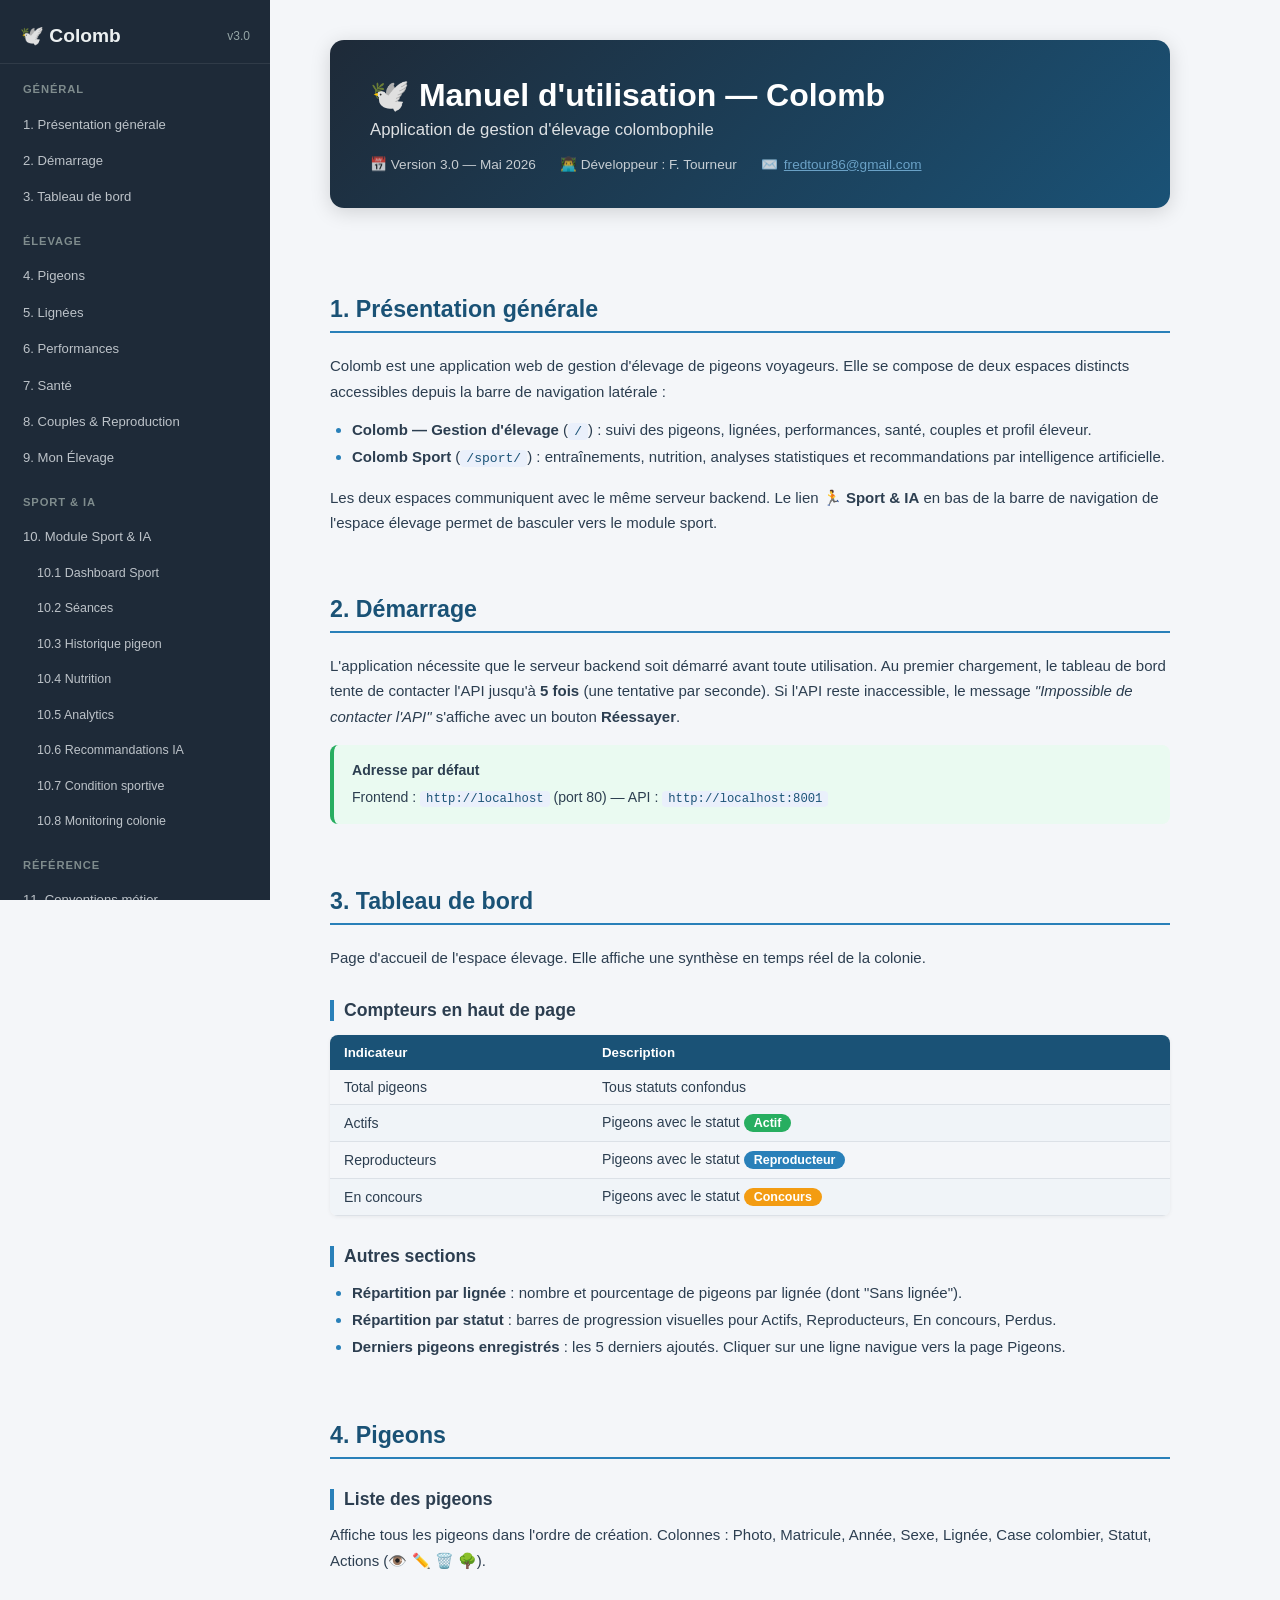
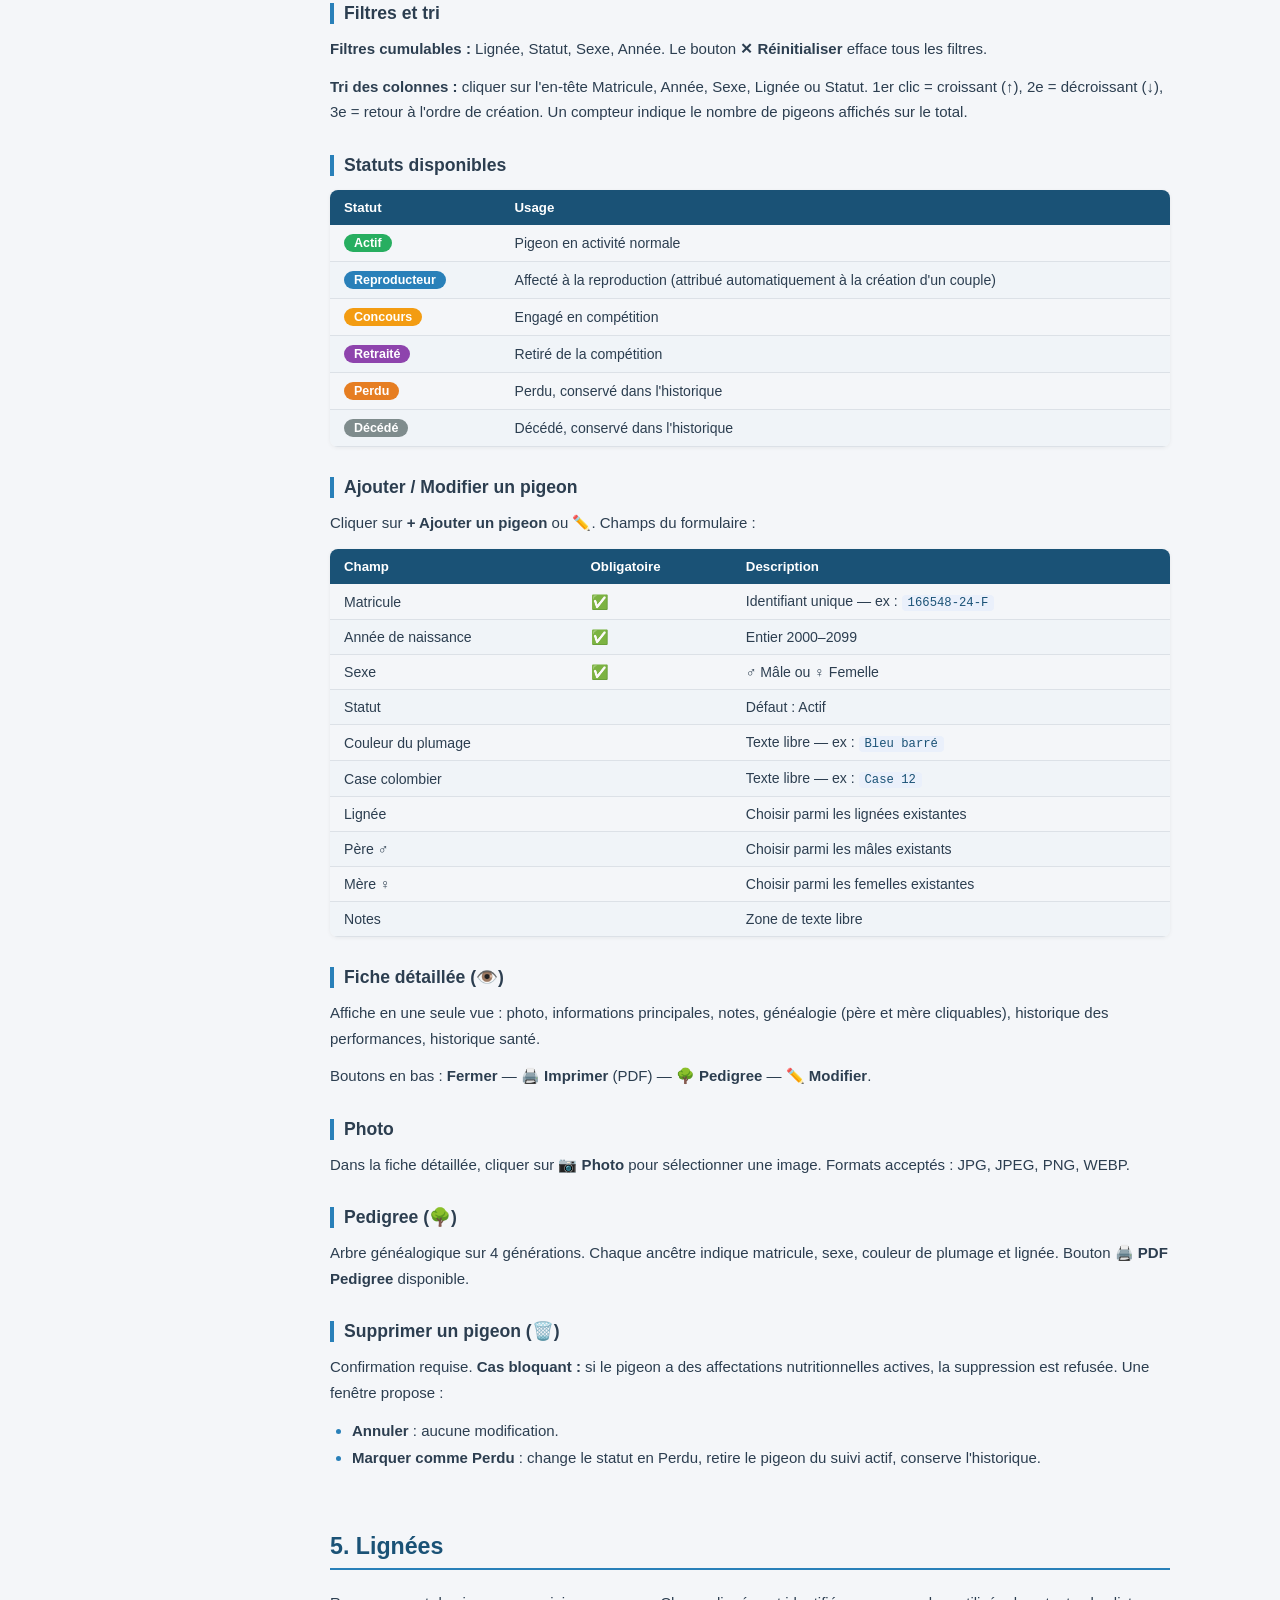
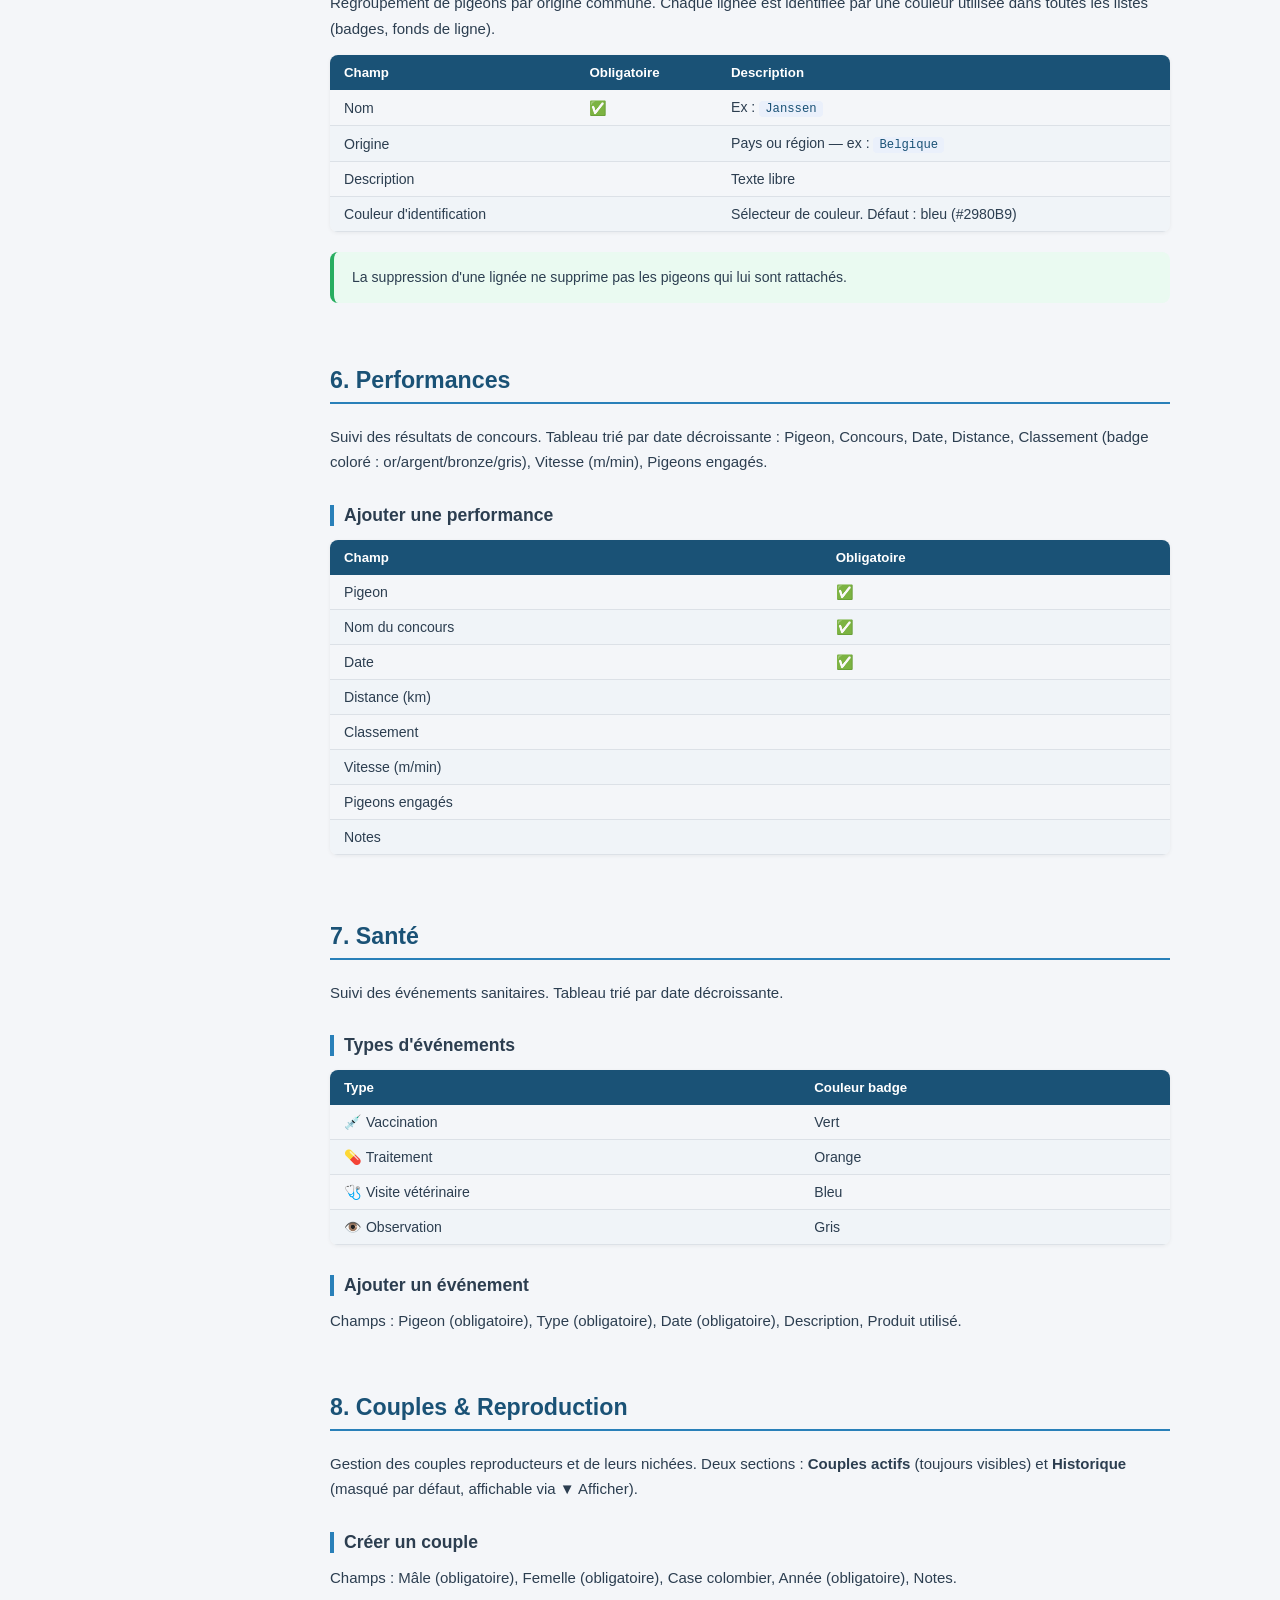
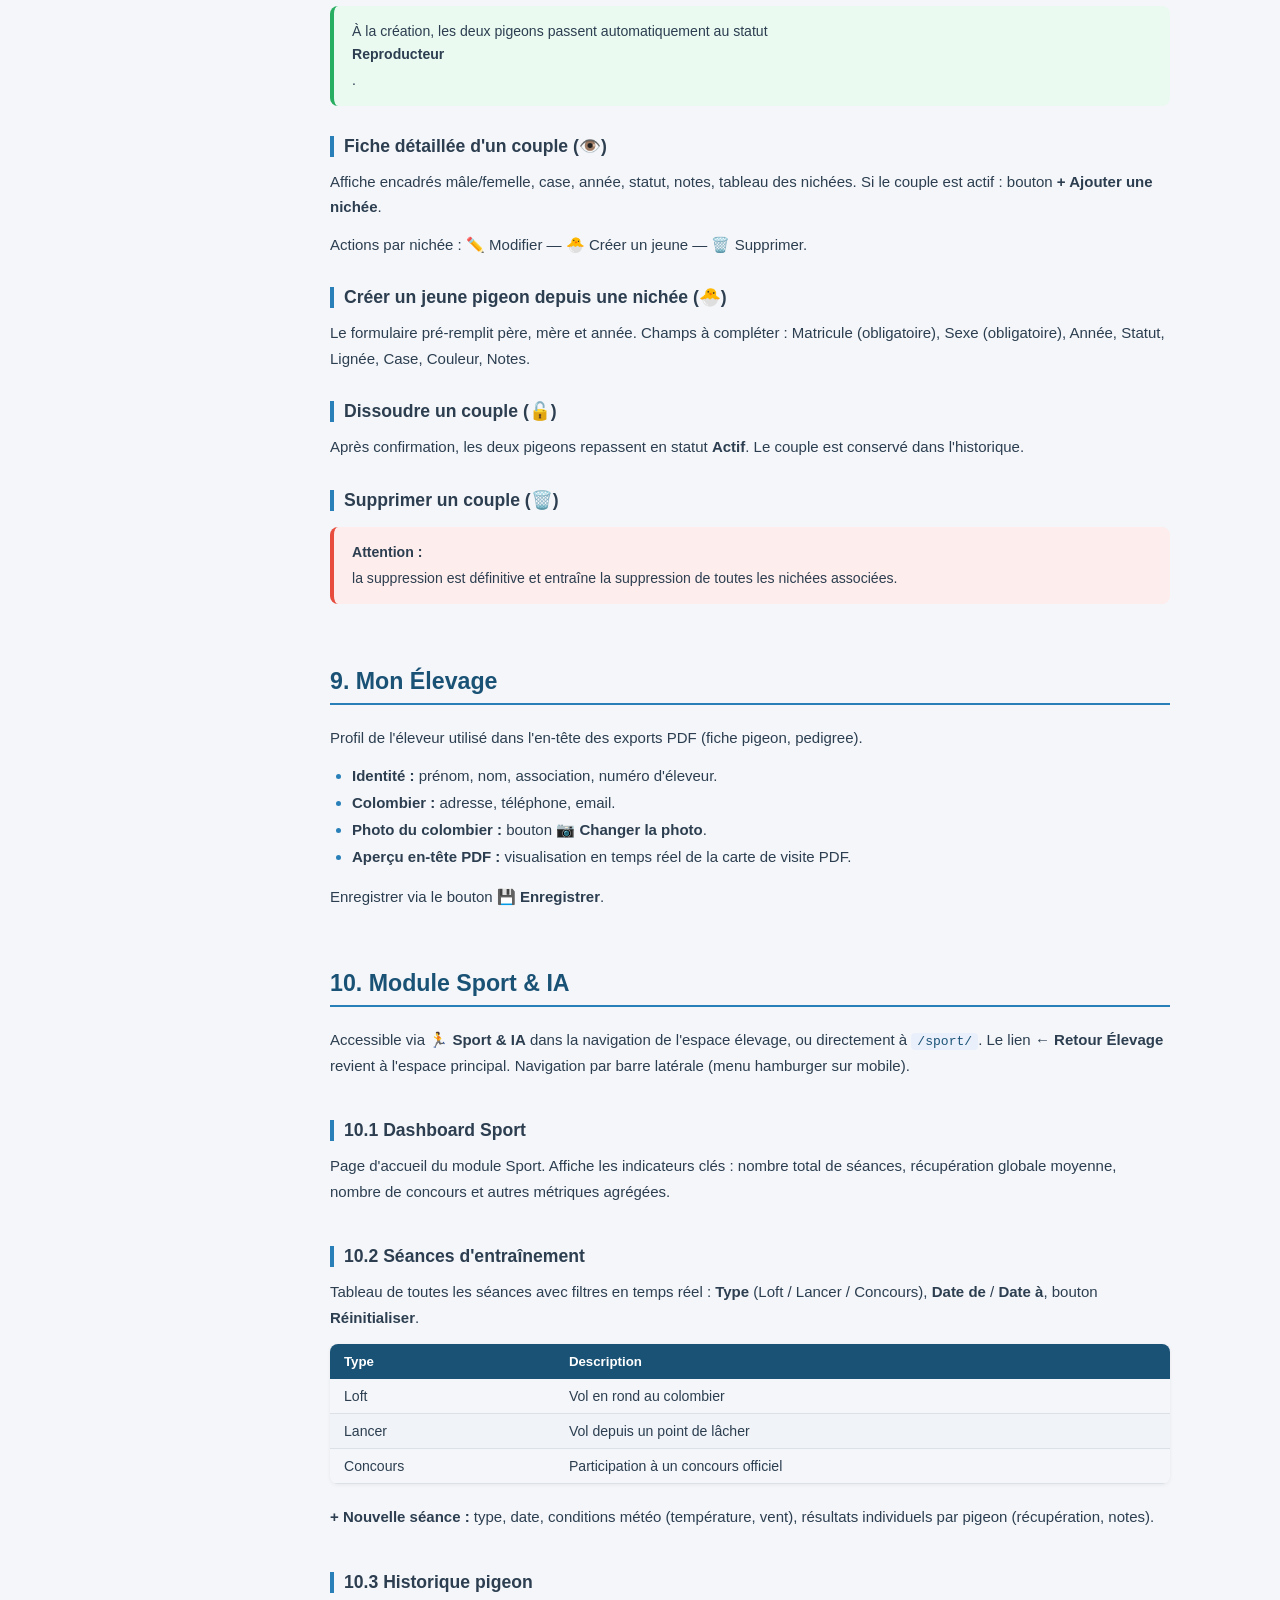
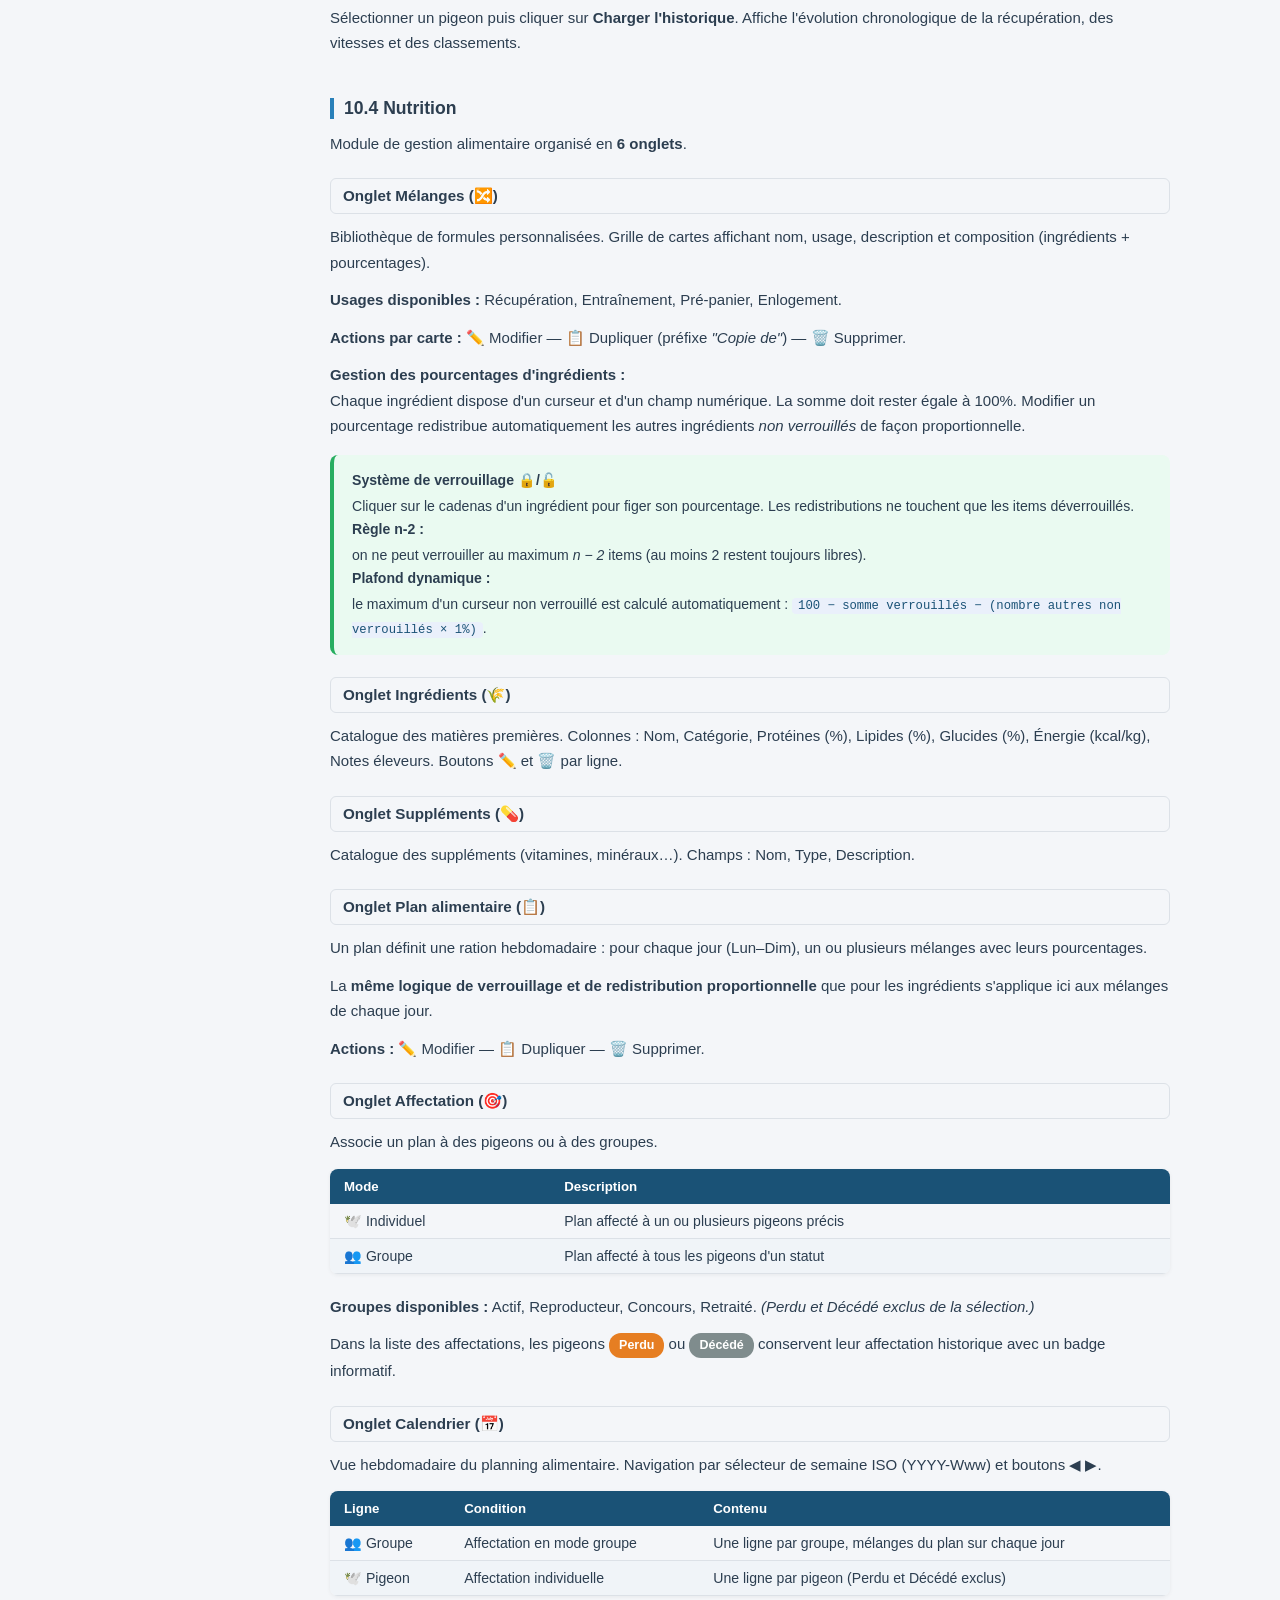
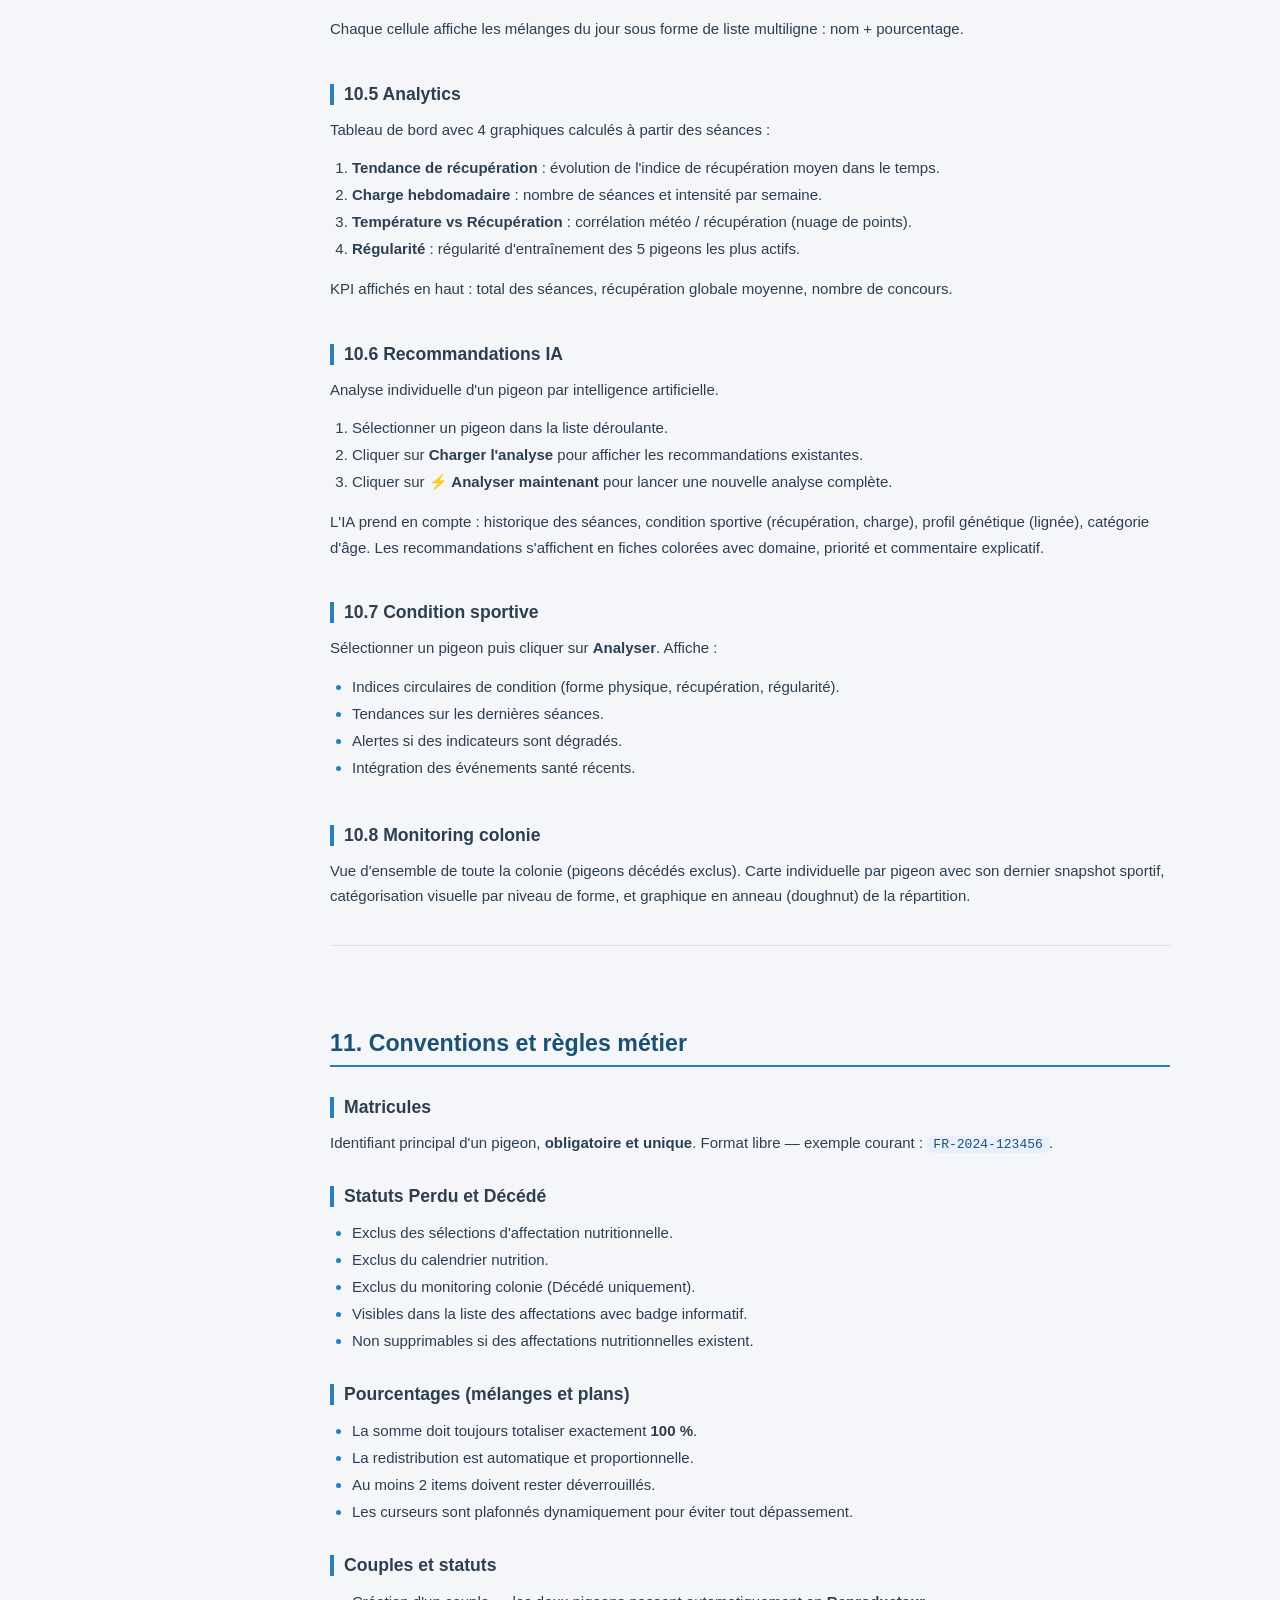
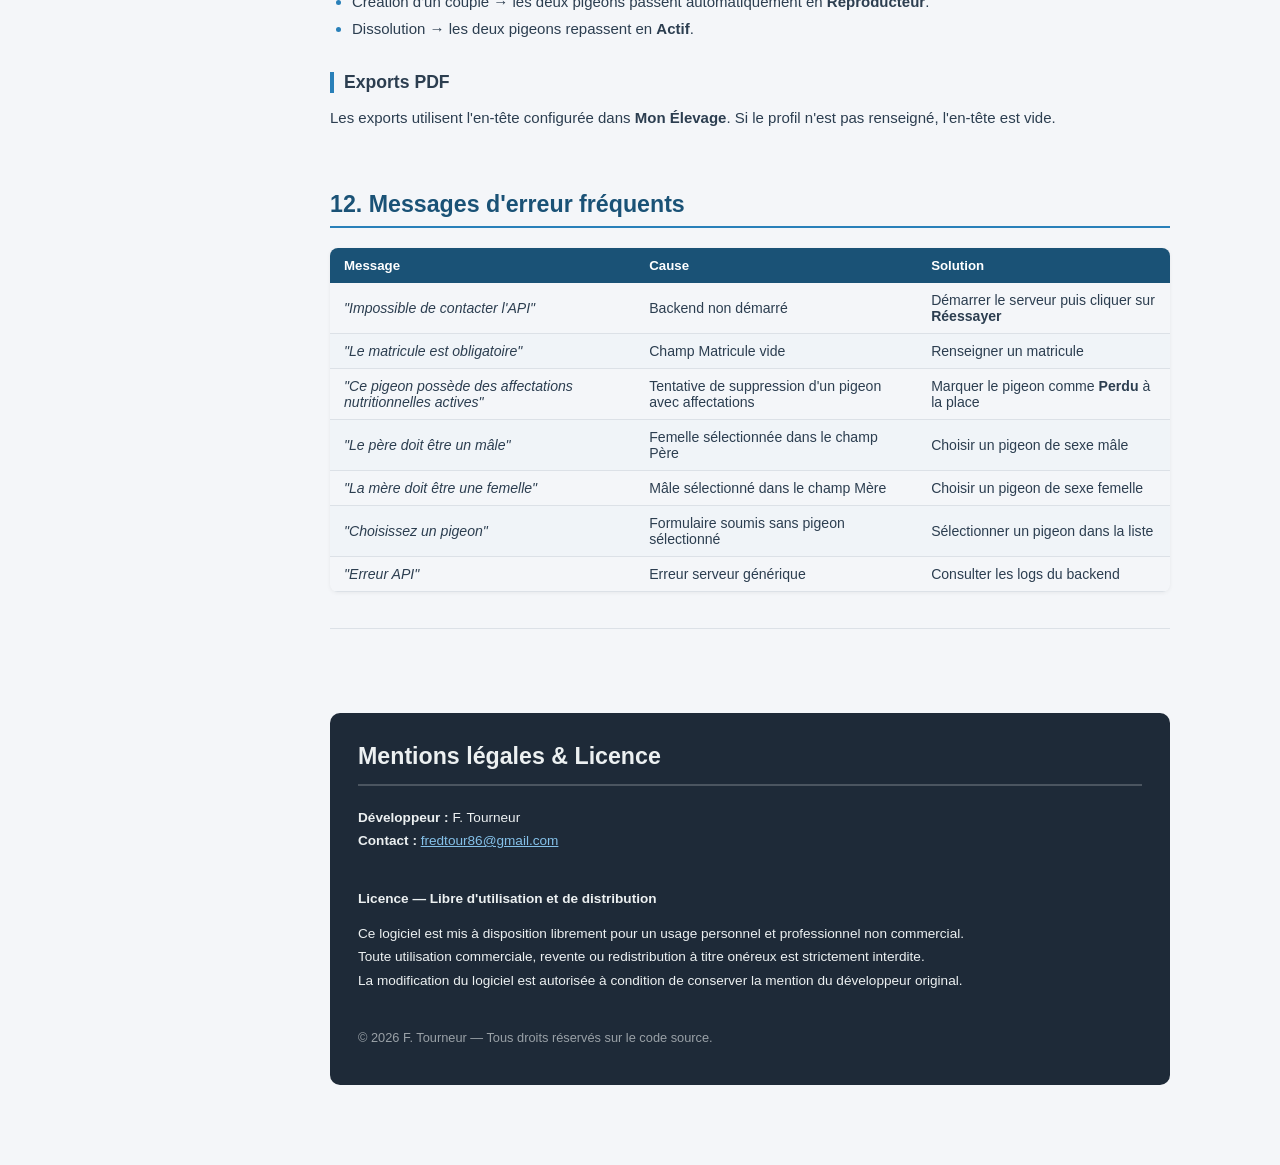
<file: MANUEL_UTILISATION.html>
<!DOCTYPE html>
<html lang="fr">
<head>
  <meta charset="UTF-8">
  <meta name="viewport" content="width=device-width, initial-scale=1.0">
  <title>Manuel d'utilisation — Colomb</title>
  <style>
    :root {
      --accent: #2980B9;
      --accent-dark: #1a5276;
      --bg: #f4f6f9;
      --bg-sidebar: #1e2a38;
      --text: #2c3e50;
      --text-light: #7f8c8d;
      --border: #dce1e7;
      --success: #27ae60;
      --warning: #e67e22;
      --danger: #e74c3c;
      --sidebar-width: 270px;
    }

    * { box-sizing: border-box; margin: 0; padding: 0; }

    body {
      font-family: 'Segoe UI', Arial, sans-serif;
      font-size: 15px;
      color: var(--text);
      background: var(--bg);
      display: flex;
    }

    /* ── SIDEBAR ── */
    #sidebar {
      width: var(--sidebar-width);
      background: var(--bg-sidebar);
      color: #ecf0f1;
      height: 100vh;
      position: fixed;
      top: 0; left: 0;
      overflow-y: auto;
      padding-bottom: 32px;
    }

    #sidebar-logo {
      padding: 24px 20px 16px;
      font-size: 1.2rem;
      font-weight: 700;
      border-bottom: 1px solid rgba(255,255,255,0.08);
      display: flex;
      align-items: center;
      gap: 10px;
    }

    #sidebar-logo .version {
      font-size: 0.75rem;
      font-weight: 400;
      color: #95a5a6;
      margin-left: auto;
    }

    #sidebar nav a {
      display: block;
      padding: 9px 20px;
      color: #bdc3c9;
      text-decoration: none;
      font-size: 0.82rem;
      line-height: 1.4;
      border-left: 3px solid transparent;
      transition: background 0.15s, color 0.15s, border-color 0.15s;
    }

    #sidebar nav a:hover {
      background: rgba(255,255,255,0.07);
      color: #fff;
      border-left-color: var(--accent);
    }

    #sidebar nav a.section-title {
      font-size: 0.7rem;
      font-weight: 700;
      text-transform: uppercase;
      letter-spacing: 0.08em;
      color: #7f8c8d;
      padding-top: 18px;
      pointer-events: none;
      cursor: default;
    }

    #sidebar nav a.sub {
      padding-left: 34px;
      font-size: 0.78rem;
    }

    /* ── CONTENU ── */
    #main {
      margin-left: var(--sidebar-width);
      padding: 40px 60px 80px 60px;
      max-width: 960px;
      width: 100%;
    }

    /* ── HEADER ── */
    .doc-header {
      background: linear-gradient(135deg, var(--bg-sidebar) 0%, var(--accent-dark) 100%);
      color: #fff;
      border-radius: 14px;
      padding: 36px 40px;
      margin-bottom: 40px;
      box-shadow: 0 4px 20px rgba(0,0,0,0.15);
    }

    .doc-header h1 {
      font-size: 2rem;
      font-weight: 700;
      margin-bottom: 6px;
    }

    .doc-header .subtitle {
      font-size: 1.05rem;
      opacity: 0.85;
      margin-bottom: 16px;
    }

    .doc-header .meta {
      display: flex;
      gap: 24px;
      flex-wrap: wrap;
      font-size: 0.85rem;
      opacity: 0.75;
    }

    .doc-header .meta span { display: flex; align-items: center; gap: 6px; }

    /* ── TITRES ── */
    h2 {
      font-size: 1.45rem;
      color: var(--accent-dark);
      border-bottom: 2px solid var(--accent);
      padding-bottom: 8px;
      margin: 48px 0 20px;
    }

    h3 {
      font-size: 1.1rem;
      color: var(--text);
      margin: 30px 0 12px;
      padding-left: 10px;
      border-left: 4px solid var(--accent);
    }

    h4 {
      font-size: 0.95rem;
      font-weight: 700;
      color: var(--text);
      margin: 22px 0 10px;
      background: var(--bg);
      padding: 8px 12px;
      border-radius: 6px;
      border: 1px solid var(--border);
    }

    /* ── PARAGRAPHES & LISTES ── */
    p { line-height: 1.7; margin-bottom: 12px; }

    ul, ol {
      margin: 10px 0 14px 22px;
      line-height: 1.8;
    }

    ul li::marker { color: var(--accent); }

    /* ── TABLEAUX ── */
    table {
      width: 100%;
      border-collapse: collapse;
      margin: 14px 0 20px;
      font-size: 0.88rem;
      box-shadow: 0 1px 4px rgba(0,0,0,0.06);
      border-radius: 8px;
      overflow: hidden;
    }

    thead tr { background: var(--accent-dark); color: #fff; }
    thead th { padding: 10px 14px; text-align: left; font-weight: 600; font-size: 0.83rem; }
    tbody tr:nth-child(even) { background: #f0f4f8; }
    tbody tr:hover { background: #e8f0fb; }
    tbody td { padding: 9px 14px; border-bottom: 1px solid var(--border); }

    /* ── BADGES ── */
    .badge {
      display: inline-block;
      padding: 2px 10px;
      border-radius: 12px;
      font-size: 0.78rem;
      font-weight: 600;
      color: #fff;
    }
    .badge-actif       { background: #27ae60; }
    .badge-reproducteur{ background: #2980b9; }
    .badge-concours    { background: #f39c12; }
    .badge-retraite    { background: #8e44ad; }
    .badge-perdu       { background: #e67e22; }
    .badge-decede      { background: #7f8c8d; }
    .badge-ok          { background: #27ae60; }
    .badge-warn        { background: #e67e22; }
    .badge-err         { background: #e74c3c; }

    /* ── BOÎTES INFO ── */
    .info-box {
      border-radius: 8px;
      padding: 14px 18px;
      margin: 16px 0;
      font-size: 0.88rem;
      line-height: 1.6;
      border-left: 4px solid;
    }
    .info-box.tip    { background: #eafaf1; border-color: var(--success); }
    .info-box.warn   { background: #fef9e7; border-color: var(--warning); }
    .info-box.danger { background: #fdedec; border-color: var(--danger); }
    .info-box strong { display: block; margin-bottom: 4px; }

    /* ── CODE INLINE ── */
    code {
      background: #eaf0fb;
      color: var(--accent-dark);
      padding: 1px 6px;
      border-radius: 4px;
      font-size: 0.87em;
      font-family: 'Courier New', monospace;
    }

    /* ── HR ── */
    hr { border: none; border-top: 1px solid var(--border); margin: 36px 0; }

    /* ── LICENCE ── */
    .licence-box {
      background: var(--bg-sidebar);
      color: #ecf0f1;
      border-radius: 10px;
      padding: 24px 28px;
      margin-top: 48px;
      font-size: 0.85rem;
      line-height: 1.7;
    }
    .licence-box h2 { color: #ecf0f1; border-bottom-color: rgba(255,255,255,0.2); margin-top: 0; }
    .licence-box a  { color: #85c1e9; }

    /* ── ANCRES INVISIBLES ── */
    .anchor { display: block; height: 72px; margin-top: -72px; pointer-events: none; }

    /* ── RESPONSIVE ── */
    @media print {
      #sidebar { display: none; }
      #main { margin-left: 0; padding: 20px 30px; }
      h2 { page-break-before: always; }
    }
  </style>
</head>
<body>

<!-- ════════════════════ SIDEBAR ════════════════════ -->
<aside id="sidebar">
  <div id="sidebar-logo">
    🕊️ Colomb
    <span class="version">v3.0</span>
  </div>
  <nav>
    <a href="#presentation" class="section-title">Général</a>
    <a href="#presentation">1. Présentation générale</a>
    <a href="#demarrage">2. Démarrage</a>
    <a href="#dashboard">3. Tableau de bord</a>

    <a href="#pigeons" class="section-title">Élevage</a>
    <a href="#pigeons">4. Pigeons</a>
    <a href="#lignees">5. Lignées</a>
    <a href="#performances">6. Performances</a>
    <a href="#sante">7. Santé</a>
    <a href="#couples">8. Couples &amp; Reproduction</a>
    <a href="#eleveur">9. Mon Élevage</a>

    <a href="#sport" class="section-title">Sport &amp; IA</a>
    <a href="#sport">10. Module Sport &amp; IA</a>
    <a href="#s-dashboard" class="sub">10.1 Dashboard Sport</a>
    <a href="#s-seances" class="sub">10.2 Séances</a>
    <a href="#s-historique" class="sub">10.3 Historique pigeon</a>
    <a href="#s-nutrition" class="sub">10.4 Nutrition</a>
    <a href="#s-analytics" class="sub">10.5 Analytics</a>
    <a href="#s-ia" class="sub">10.6 Recommandations IA</a>
    <a href="#s-condition" class="sub">10.7 Condition sportive</a>
    <a href="#s-colonie" class="sub">10.8 Monitoring colonie</a>

    <a href="#conventions" class="section-title">Référence</a>
    <a href="#conventions">11. Conventions métier</a>
    <a href="#erreurs">12. Messages d'erreur</a>
    <a href="#licence">Mentions légales</a>
  </nav>
</aside>

<!-- ════════════════════ CONTENU ════════════════════ -->
<main id="main">

  <!-- EN-TÊTE -->
  <div class="doc-header">
    <h1>🕊️ Manuel d'utilisation — Colomb</h1>
    <div class="subtitle">Application de gestion d'élevage colombophile</div>
    <div class="meta">
      <span>📅 Version 3.0 — Mai 2026</span>
      <span>👨‍💻 Développeur : F. Tourneur</span>
      <span>✉️ <a href="mailto:fredtour86@gmail.com" style="color:#85c1e9;">fredtour86@gmail.com</a></span>
    </div>
  </div>

  <!-- ─── 1. PRÉSENTATION ─── -->
  <span class="anchor" id="presentation"></span>
  <h2>1. Présentation générale</h2>
  <p>Colomb est une application web de gestion d'élevage de pigeons voyageurs. Elle se compose de deux espaces distincts accessibles depuis la barre de navigation latérale :</p>
  <ul>
    <li><strong>Colomb — Gestion d'élevage</strong> (<code>/</code>) : suivi des pigeons, lignées, performances, santé, couples et profil éleveur.</li>
    <li><strong>Colomb Sport</strong> (<code>/sport/</code>) : entraînements, nutrition, analyses statistiques et recommandations par intelligence artificielle.</li>
  </ul>
  <p>Les deux espaces communiquent avec le même serveur backend. Le lien <strong>🏃 Sport &amp; IA</strong> en bas de la barre de navigation de l'espace élevage permet de basculer vers le module sport.</p>

  <!-- ─── 2. DÉMARRAGE ─── -->
  <span class="anchor" id="demarrage"></span>
  <h2>2. Démarrage</h2>
  <p>L'application nécessite que le serveur backend soit démarré avant toute utilisation. Au premier chargement, le tableau de bord tente de contacter l'API jusqu'à <strong>5 fois</strong> (une tentative par seconde). Si l'API reste inaccessible, le message <em>"Impossible de contacter l'API"</em> s'affiche avec un bouton <strong>Réessayer</strong>.</p>
  <div class="info-box tip">
    <strong>Adresse par défaut</strong>
    Frontend : <code>http://localhost</code> (port 80) — API : <code>http://localhost:8001</code>
  </div>

  <!-- ─── 3. TABLEAU DE BORD ─── -->
  <span class="anchor" id="dashboard"></span>
  <h2>3. Tableau de bord</h2>
  <p>Page d'accueil de l'espace élevage. Elle affiche une synthèse en temps réel de la colonie.</p>

  <h3>Compteurs en haut de page</h3>
  <table>
    <thead><tr><th>Indicateur</th><th>Description</th></tr></thead>
    <tbody>
      <tr><td>Total pigeons</td><td>Tous statuts confondus</td></tr>
      <tr><td>Actifs</td><td>Pigeons avec le statut <span class="badge badge-actif">Actif</span></td></tr>
      <tr><td>Reproducteurs</td><td>Pigeons avec le statut <span class="badge badge-reproducteur">Reproducteur</span></td></tr>
      <tr><td>En concours</td><td>Pigeons avec le statut <span class="badge badge-concours">Concours</span></td></tr>
    </tbody>
  </table>

  <h3>Autres sections</h3>
  <ul>
    <li><strong>Répartition par lignée</strong> : nombre et pourcentage de pigeons par lignée (dont "Sans lignée").</li>
    <li><strong>Répartition par statut</strong> : barres de progression visuelles pour Actifs, Reproducteurs, En concours, Perdus.</li>
    <li><strong>Derniers pigeons enregistrés</strong> : les 5 derniers ajoutés. Cliquer sur une ligne navigue vers la page Pigeons.</li>
  </ul>

  <!-- ─── 4. PIGEONS ─── -->
  <span class="anchor" id="pigeons"></span>
  <h2>4. Pigeons</h2>

  <h3>Liste des pigeons</h3>
  <p>Affiche tous les pigeons dans l'ordre de création. Colonnes : Photo, Matricule, Année, Sexe, Lignée, Case colombier, Statut, Actions (👁️ ✏️ 🗑️ 🌳).</p>

  <h3>Filtres et tri</h3>
  <p><strong>Filtres cumulables :</strong> Lignée, Statut, Sexe, Année. Le bouton <strong>✕ Réinitialiser</strong> efface tous les filtres.</p>
  <p><strong>Tri des colonnes :</strong> cliquer sur l'en-tête Matricule, Année, Sexe, Lignée ou Statut. 1er clic = croissant (↑), 2e = décroissant (↓), 3e = retour à l'ordre de création. Un compteur indique le nombre de pigeons affichés sur le total.</p>

  <h3>Statuts disponibles</h3>
  <table>
    <thead><tr><th>Statut</th><th>Usage</th></tr></thead>
    <tbody>
      <tr><td><span class="badge badge-actif">Actif</span></td><td>Pigeon en activité normale</td></tr>
      <tr><td><span class="badge badge-reproducteur">Reproducteur</span></td><td>Affecté à la reproduction (attribué automatiquement à la création d'un couple)</td></tr>
      <tr><td><span class="badge badge-concours">Concours</span></td><td>Engagé en compétition</td></tr>
      <tr><td><span class="badge badge-retraite">Retraité</span></td><td>Retiré de la compétition</td></tr>
      <tr><td><span class="badge badge-perdu">Perdu</span></td><td>Perdu, conservé dans l'historique</td></tr>
      <tr><td><span class="badge badge-decede">Décédé</span></td><td>Décédé, conservé dans l'historique</td></tr>
    </tbody>
  </table>

  <h3>Ajouter / Modifier un pigeon</h3>
  <p>Cliquer sur <strong>+ Ajouter un pigeon</strong> ou ✏️. Champs du formulaire :</p>
  <table>
    <thead><tr><th>Champ</th><th>Obligatoire</th><th>Description</th></tr></thead>
    <tbody>
      <tr><td>Matricule</td><td>✅</td><td>Identifiant unique — ex : <code>166548-24-F</code></td></tr>
      <tr><td>Année de naissance</td><td>✅</td><td>Entier 2000–2099</td></tr>
      <tr><td>Sexe</td><td>✅</td><td>♂️ Mâle ou ♀️ Femelle</td></tr>
      <tr><td>Statut</td><td></td><td>Défaut : Actif</td></tr>
      <tr><td>Couleur du plumage</td><td></td><td>Texte libre — ex : <code>Bleu barré</code></td></tr>
      <tr><td>Case colombier</td><td></td><td>Texte libre — ex : <code>Case 12</code></td></tr>
      <tr><td>Lignée</td><td></td><td>Choisir parmi les lignées existantes</td></tr>
      <tr><td>Père ♂️</td><td></td><td>Choisir parmi les mâles existants</td></tr>
      <tr><td>Mère ♀️</td><td></td><td>Choisir parmi les femelles existantes</td></tr>
      <tr><td>Notes</td><td></td><td>Zone de texte libre</td></tr>
    </tbody>
  </table>

  <h3>Fiche détaillée (👁️)</h3>
  <p>Affiche en une seule vue : photo, informations principales, notes, généalogie (père et mère cliquables), historique des performances, historique santé.</p>
  <p>Boutons en bas : <strong>Fermer</strong> — <strong>🖨️ Imprimer</strong> (PDF) — <strong>🌳 Pedigree</strong> — <strong>✏️ Modifier</strong>.</p>

  <h3>Photo</h3>
  <p>Dans la fiche détaillée, cliquer sur <strong>📷 Photo</strong> pour sélectionner une image. Formats acceptés : JPG, JPEG, PNG, WEBP.</p>

  <h3>Pedigree (🌳)</h3>
  <p>Arbre généalogique sur 4 générations. Chaque ancêtre indique matricule, sexe, couleur de plumage et lignée. Bouton <strong>🖨️ PDF Pedigree</strong> disponible.</p>

  <h3>Supprimer un pigeon (🗑️)</h3>
  <p>Confirmation requise. <strong>Cas bloquant :</strong> si le pigeon a des affectations nutritionnelles actives, la suppression est refusée. Une fenêtre propose :</p>
  <ul>
    <li><strong>Annuler</strong> : aucune modification.</li>
    <li><strong>Marquer comme Perdu</strong> : change le statut en Perdu, retire le pigeon du suivi actif, conserve l'historique.</li>
  </ul>

  <!-- ─── 5. LIGNÉES ─── -->
  <span class="anchor" id="lignees"></span>
  <h2>5. Lignées</h2>
  <p>Regroupement de pigeons par origine commune. Chaque lignée est identifiée par une couleur utilisée dans toutes les listes (badges, fonds de ligne).</p>
  <table>
    <thead><tr><th>Champ</th><th>Obligatoire</th><th>Description</th></tr></thead>
    <tbody>
      <tr><td>Nom</td><td>✅</td><td>Ex : <code>Janssen</code></td></tr>
      <tr><td>Origine</td><td></td><td>Pays ou région — ex : <code>Belgique</code></td></tr>
      <tr><td>Description</td><td></td><td>Texte libre</td></tr>
      <tr><td>Couleur d'identification</td><td></td><td>Sélecteur de couleur. Défaut : bleu (#2980B9)</td></tr>
    </tbody>
  </table>
  <div class="info-box tip">La suppression d'une lignée ne supprime pas les pigeons qui lui sont rattachés.</div>

  <!-- ─── 6. PERFORMANCES ─── -->
  <span class="anchor" id="performances"></span>
  <h2>6. Performances</h2>
  <p>Suivi des résultats de concours. Tableau trié par date décroissante : Pigeon, Concours, Date, Distance, Classement (badge coloré : or/argent/bronze/gris), Vitesse (m/min), Pigeons engagés.</p>

  <h3>Ajouter une performance</h3>
  <table>
    <thead><tr><th>Champ</th><th>Obligatoire</th></tr></thead>
    <tbody>
      <tr><td>Pigeon</td><td>✅</td></tr>
      <tr><td>Nom du concours</td><td>✅</td></tr>
      <tr><td>Date</td><td>✅</td></tr>
      <tr><td>Distance (km)</td><td></td></tr>
      <tr><td>Classement</td><td></td></tr>
      <tr><td>Vitesse (m/min)</td><td></td></tr>
      <tr><td>Pigeons engagés</td><td></td></tr>
      <tr><td>Notes</td><td></td></tr>
    </tbody>
  </table>

  <!-- ─── 7. SANTÉ ─── -->
  <span class="anchor" id="sante"></span>
  <h2>7. Santé</h2>
  <p>Suivi des événements sanitaires. Tableau trié par date décroissante.</p>

  <h3>Types d'événements</h3>
  <table>
    <thead><tr><th>Type</th><th>Couleur badge</th></tr></thead>
    <tbody>
      <tr><td>💉 Vaccination</td><td>Vert</td></tr>
      <tr><td>💊 Traitement</td><td>Orange</td></tr>
      <tr><td>🩺 Visite vétérinaire</td><td>Bleu</td></tr>
      <tr><td>👁️ Observation</td><td>Gris</td></tr>
    </tbody>
  </table>

  <h3>Ajouter un événement</h3>
  <p>Champs : Pigeon (obligatoire), Type (obligatoire), Date (obligatoire), Description, Produit utilisé.</p>

  <!-- ─── 8. COUPLES ─── -->
  <span class="anchor" id="couples"></span>
  <h2>8. Couples &amp; Reproduction</h2>
  <p>Gestion des couples reproducteurs et de leurs nichées. Deux sections : <strong>Couples actifs</strong> (toujours visibles) et <strong>Historique</strong> (masqué par défaut, affichable via ▼ Afficher).</p>

  <h3>Créer un couple</h3>
  <p>Champs : Mâle (obligatoire), Femelle (obligatoire), Case colombier, Année (obligatoire), Notes.</p>
  <div class="info-box tip">À la création, les deux pigeons passent automatiquement au statut <strong>Reproducteur</strong>.</div>

  <h3>Fiche détaillée d'un couple (👁️)</h3>
  <p>Affiche encadrés mâle/femelle, case, année, statut, notes, tableau des nichées. Si le couple est actif : bouton <strong>+ Ajouter une nichée</strong>.</p>
  <p>Actions par nichée : ✏️ Modifier — 🐣 Créer un jeune — 🗑️ Supprimer.</p>

  <h3>Créer un jeune pigeon depuis une nichée (🐣)</h3>
  <p>Le formulaire pré-remplit père, mère et année. Champs à compléter : Matricule (obligatoire), Sexe (obligatoire), Année, Statut, Lignée, Case, Couleur, Notes.</p>

  <h3>Dissoudre un couple (🔓)</h3>
  <p>Après confirmation, les deux pigeons repassent en statut <strong>Actif</strong>. Le couple est conservé dans l'historique.</p>

  <h3>Supprimer un couple (🗑️)</h3>
  <div class="info-box danger"><strong>Attention :</strong> la suppression est définitive et entraîne la suppression de toutes les nichées associées.</div>

  <!-- ─── 9. MON ÉLEVAGE ─── -->
  <span class="anchor" id="eleveur"></span>
  <h2>9. Mon Élevage</h2>
  <p>Profil de l'éleveur utilisé dans l'en-tête des exports PDF (fiche pigeon, pedigree).</p>
  <ul>
    <li><strong>Identité :</strong> prénom, nom, association, numéro d'éleveur.</li>
    <li><strong>Colombier :</strong> adresse, téléphone, email.</li>
    <li><strong>Photo du colombier :</strong> bouton <strong>📷 Changer la photo</strong>.</li>
    <li><strong>Aperçu en-tête PDF :</strong> visualisation en temps réel de la carte de visite PDF.</li>
  </ul>
  <p>Enregistrer via le bouton <strong>💾 Enregistrer</strong>.</p>

  <!-- ─── 10. SPORT ─── -->
  <span class="anchor" id="sport"></span>
  <h2>10. Module Sport &amp; IA</h2>
  <p>Accessible via <strong>🏃 Sport &amp; IA</strong> dans la navigation de l'espace élevage, ou directement à <code>/sport/</code>. Le lien <strong>← Retour Élevage</strong> revient à l'espace principal. Navigation par barre latérale (menu hamburger sur mobile).</p>

  <!-- 10.1 -->
  <span class="anchor" id="s-dashboard"></span>
  <h3>10.1 Dashboard Sport</h3>
  <p>Page d'accueil du module Sport. Affiche les indicateurs clés : nombre total de séances, récupération globale moyenne, nombre de concours et autres métriques agrégées.</p>

  <!-- 10.2 -->
  <span class="anchor" id="s-seances"></span>
  <h3>10.2 Séances d'entraînement</h3>
  <p>Tableau de toutes les séances avec filtres en temps réel : <strong>Type</strong> (Loft / Lancer / Concours), <strong>Date de</strong> / <strong>Date à</strong>, bouton <strong>Réinitialiser</strong>.</p>
  <table>
    <thead><tr><th>Type</th><th>Description</th></tr></thead>
    <tbody>
      <tr><td>Loft</td><td>Vol en rond au colombier</td></tr>
      <tr><td>Lancer</td><td>Vol depuis un point de lâcher</td></tr>
      <tr><td>Concours</td><td>Participation à un concours officiel</td></tr>
    </tbody>
  </table>
  <p><strong>+ Nouvelle séance :</strong> type, date, conditions météo (température, vent), résultats individuels par pigeon (récupération, notes).</p>

  <!-- 10.3 -->
  <span class="anchor" id="s-historique"></span>
  <h3>10.3 Historique pigeon</h3>
  <p>Sélectionner un pigeon puis cliquer sur <strong>Charger l'historique</strong>. Affiche l'évolution chronologique de la récupération, des vitesses et des classements.</p>

  <!-- 10.4 -->
  <span class="anchor" id="s-nutrition"></span>
  <h3>10.4 Nutrition</h3>
  <p>Module de gestion alimentaire organisé en <strong>6 onglets</strong>.</p>

  <h4>Onglet Mélanges (🔀)</h4>
  <p>Bibliothèque de formules personnalisées. Grille de cartes affichant nom, usage, description et composition (ingrédients + pourcentages).</p>
  <p><strong>Usages disponibles :</strong> Récupération, Entraînement, Pré-panier, Enlogement.</p>
  <p><strong>Actions par carte :</strong> ✏️ Modifier — 📋 Dupliquer (préfixe <em>"Copie de"</em>) — 🗑️ Supprimer.</p>

  <p><strong>Gestion des pourcentages d'ingrédients :</strong><br>
  Chaque ingrédient dispose d'un curseur et d'un champ numérique. La somme doit rester égale à 100%. Modifier un pourcentage redistribue automatiquement les autres ingrédients <em>non verrouillés</em> de façon proportionnelle.</p>

  <div class="info-box tip">
    <strong>Système de verrouillage 🔒/🔓</strong>
    Cliquer sur le cadenas d'un ingrédient pour figer son pourcentage. Les redistributions ne touchent que les items déverrouillés.<br>
    <strong>Règle n-2 :</strong> on ne peut verrouiller au maximum <em>n − 2</em> items (au moins 2 restent toujours libres).<br>
    <strong>Plafond dynamique :</strong> le maximum d'un curseur non verrouillé est calculé automatiquement : <code>100 − somme verrouillés − (nombre autres non verrouillés × 1%)</code>.
  </div>

  <h4>Onglet Ingrédients (🌾)</h4>
  <p>Catalogue des matières premières. Colonnes : Nom, Catégorie, Protéines (%), Lipides (%), Glucides (%), Énergie (kcal/kg), Notes éleveurs. Boutons ✏️ et 🗑️ par ligne.</p>

  <h4>Onglet Suppléments (💊)</h4>
  <p>Catalogue des suppléments (vitamines, minéraux…). Champs : Nom, Type, Description.</p>

  <h4>Onglet Plan alimentaire (📋)</h4>
  <p>Un plan définit une ration hebdomadaire : pour chaque jour (Lun–Dim), un ou plusieurs mélanges avec leurs pourcentages.</p>
  <p>La <strong>même logique de verrouillage et de redistribution proportionnelle</strong> que pour les ingrédients s'applique ici aux mélanges de chaque jour.</p>
  <p><strong>Actions :</strong> ✏️ Modifier — 📋 Dupliquer — 🗑️ Supprimer.</p>

  <h4>Onglet Affectation (🎯)</h4>
  <p>Associe un plan à des pigeons ou à des groupes.</p>
  <table>
    <thead><tr><th>Mode</th><th>Description</th></tr></thead>
    <tbody>
      <tr><td>🕊️ Individuel</td><td>Plan affecté à un ou plusieurs pigeons précis</td></tr>
      <tr><td>👥 Groupe</td><td>Plan affecté à tous les pigeons d'un statut</td></tr>
    </tbody>
  </table>
  <p><strong>Groupes disponibles :</strong> Actif, Reproducteur, Concours, Retraité. <em>(Perdu et Décédé exclus de la sélection.)</em></p>
  <p>Dans la liste des affectations, les pigeons <span class="badge badge-perdu">Perdu</span> ou <span class="badge badge-decede">Décédé</span> conservent leur affectation historique avec un badge informatif.</p>

  <h4>Onglet Calendrier (📅)</h4>
  <p>Vue hebdomadaire du planning alimentaire. Navigation par sélecteur de semaine ISO (YYYY-Www) et boutons ◀ ▶.</p>
  <table>
    <thead><tr><th>Ligne</th><th>Condition</th><th>Contenu</th></tr></thead>
    <tbody>
      <tr><td>👥 Groupe</td><td>Affectation en mode groupe</td><td>Une ligne par groupe, mélanges du plan sur chaque jour</td></tr>
      <tr><td>🕊️ Pigeon</td><td>Affectation individuelle</td><td>Une ligne par pigeon (Perdu et Décédé exclus)</td></tr>
    </tbody>
  </table>
  <p>Chaque cellule affiche les mélanges du jour sous forme de liste multiligne : nom + pourcentage.</p>

  <!-- 10.5 -->
  <span class="anchor" id="s-analytics"></span>
  <h3>10.5 Analytics</h3>
  <p>Tableau de bord avec 4 graphiques calculés à partir des séances :</p>
  <ol>
    <li><strong>Tendance de récupération</strong> : évolution de l'indice de récupération moyen dans le temps.</li>
    <li><strong>Charge hebdomadaire</strong> : nombre de séances et intensité par semaine.</li>
    <li><strong>Température vs Récupération</strong> : corrélation météo / récupération (nuage de points).</li>
    <li><strong>Régularité</strong> : régularité d'entraînement des 5 pigeons les plus actifs.</li>
  </ol>
  <p>KPI affichés en haut : total des séances, récupération globale moyenne, nombre de concours.</p>

  <!-- 10.6 -->
  <span class="anchor" id="s-ia"></span>
  <h3>10.6 Recommandations IA</h3>
  <p>Analyse individuelle d'un pigeon par intelligence artificielle.</p>
  <ol>
    <li>Sélectionner un pigeon dans la liste déroulante.</li>
    <li>Cliquer sur <strong>Charger l'analyse</strong> pour afficher les recommandations existantes.</li>
    <li>Cliquer sur <strong>⚡ Analyser maintenant</strong> pour lancer une nouvelle analyse complète.</li>
  </ol>
  <p>L'IA prend en compte : historique des séances, condition sportive (récupération, charge), profil génétique (lignée), catégorie d'âge. Les recommandations s'affichent en fiches colorées avec domaine, priorité et commentaire explicatif.</p>

  <!-- 10.7 -->
  <span class="anchor" id="s-condition"></span>
  <h3>10.7 Condition sportive</h3>
  <p>Sélectionner un pigeon puis cliquer sur <strong>Analyser</strong>. Affiche :</p>
  <ul>
    <li>Indices circulaires de condition (forme physique, récupération, régularité).</li>
    <li>Tendances sur les dernières séances.</li>
    <li>Alertes si des indicateurs sont dégradés.</li>
    <li>Intégration des événements santé récents.</li>
  </ul>

  <!-- 10.8 -->
  <span class="anchor" id="s-colonie"></span>
  <h3>10.8 Monitoring colonie</h3>
  <p>Vue d'ensemble de toute la colonie (pigeons décédés exclus). Carte individuelle par pigeon avec son dernier snapshot sportif, catégorisation visuelle par niveau de forme, et graphique en anneau (doughnut) de la répartition.</p>

  <hr>

  <!-- ─── 11. CONVENTIONS ─── -->
  <span class="anchor" id="conventions"></span>
  <h2>11. Conventions et règles métier</h2>

  <h3>Matricules</h3>
  <p>Identifiant principal d'un pigeon, <strong>obligatoire et unique</strong>. Format libre — exemple courant : <code>FR-2024-123456</code>.</p>

  <h3>Statuts Perdu et Décédé</h3>
  <ul>
    <li>Exclus des sélections d'affectation nutritionnelle.</li>
    <li>Exclus du calendrier nutrition.</li>
    <li>Exclus du monitoring colonie (Décédé uniquement).</li>
    <li>Visibles dans la liste des affectations avec badge informatif.</li>
    <li>Non supprimables si des affectations nutritionnelles existent.</li>
  </ul>

  <h3>Pourcentages (mélanges et plans)</h3>
  <ul>
    <li>La somme doit toujours totaliser exactement <strong>100 %</strong>.</li>
    <li>La redistribution est automatique et proportionnelle.</li>
    <li>Au moins 2 items doivent rester déverrouillés.</li>
    <li>Les curseurs sont plafonnés dynamiquement pour éviter tout dépassement.</li>
  </ul>

  <h3>Couples et statuts</h3>
  <ul>
    <li>Création d'un couple → les deux pigeons passent automatiquement en <strong>Reproducteur</strong>.</li>
    <li>Dissolution → les deux pigeons repassent en <strong>Actif</strong>.</li>
  </ul>

  <h3>Exports PDF</h3>
  <p>Les exports utilisent l'en-tête configurée dans <strong>Mon Élevage</strong>. Si le profil n'est pas renseigné, l'en-tête est vide.</p>

  <!-- ─── 12. ERREURS ─── -->
  <span class="anchor" id="erreurs"></span>
  <h2>12. Messages d'erreur fréquents</h2>
  <table>
    <thead><tr><th>Message</th><th>Cause</th><th>Solution</th></tr></thead>
    <tbody>
      <tr>
        <td><em>"Impossible de contacter l'API"</em></td>
        <td>Backend non démarré</td>
        <td>Démarrer le serveur puis cliquer sur <strong>Réessayer</strong></td>
      </tr>
      <tr>
        <td><em>"Le matricule est obligatoire"</em></td>
        <td>Champ Matricule vide</td>
        <td>Renseigner un matricule</td>
      </tr>
      <tr>
        <td><em>"Ce pigeon possède des affectations nutritionnelles actives"</em></td>
        <td>Tentative de suppression d'un pigeon avec affectations</td>
        <td>Marquer le pigeon comme <strong>Perdu</strong> à la place</td>
      </tr>
      <tr>
        <td><em>"Le père doit être un mâle"</em></td>
        <td>Femelle sélectionnée dans le champ Père</td>
        <td>Choisir un pigeon de sexe mâle</td>
      </tr>
      <tr>
        <td><em>"La mère doit être une femelle"</em></td>
        <td>Mâle sélectionné dans le champ Mère</td>
        <td>Choisir un pigeon de sexe femelle</td>
      </tr>
      <tr>
        <td><em>"Choisissez un pigeon"</em></td>
        <td>Formulaire soumis sans pigeon sélectionné</td>
        <td>Sélectionner un pigeon dans la liste</td>
      </tr>
      <tr>
        <td><em>"Erreur API"</em></td>
        <td>Erreur serveur générique</td>
        <td>Consulter les logs du backend</td>
      </tr>
    </tbody>
  </table>

  <hr>

  <!-- ─── MENTIONS LÉGALES ─── -->
  <span class="anchor" id="licence"></span>
  <div class="licence-box">
    <h2>Mentions légales &amp; Licence</h2>
    <p><strong>Développeur :</strong> F. Tourneur<br>
    <strong>Contact :</strong> <a href="mailto:fredtour86@gmail.com">fredtour86@gmail.com</a></p>
    <br>
    <p><strong>Licence — Libre d'utilisation et de distribution</strong></p>
    <p>Ce logiciel est mis à disposition librement pour un usage personnel et professionnel non commercial.<br>
    Toute utilisation commerciale, revente ou redistribution à titre onéreux est strictement interdite.<br>
    La modification du logiciel est autorisée à condition de conserver la mention du développeur original.</p>
    <br>
    <p style="opacity:0.6;font-size:0.8rem;">© 2026 F. Tourneur — Tous droits réservés sur le code source.</p>
  </div>

</main>

<script>
  // Surligne le lien actif dans la sidebar au scroll
  const anchors = document.querySelectorAll('.anchor');
  const links = document.querySelectorAll('#sidebar nav a[href^="#"]');

  function setActive() {
    let current = '';
    anchors.forEach(a => {
      if (window.scrollY >= a.offsetTop - 100) current = a.id;
    });
    links.forEach(l => {
      const href = l.getAttribute('href').replace('#', '');
      l.style.color = href === current ? '#fff' : '';
      l.style.borderLeftColor = href === current ? 'var(--accent)' : '';
      l.style.background = href === current ? 'rgba(255,255,255,0.1)' : '';
    });
  }

  window.addEventListener('scroll', setActive, { passive: true });
  setActive();
</script>

</body>
</html>
</file>
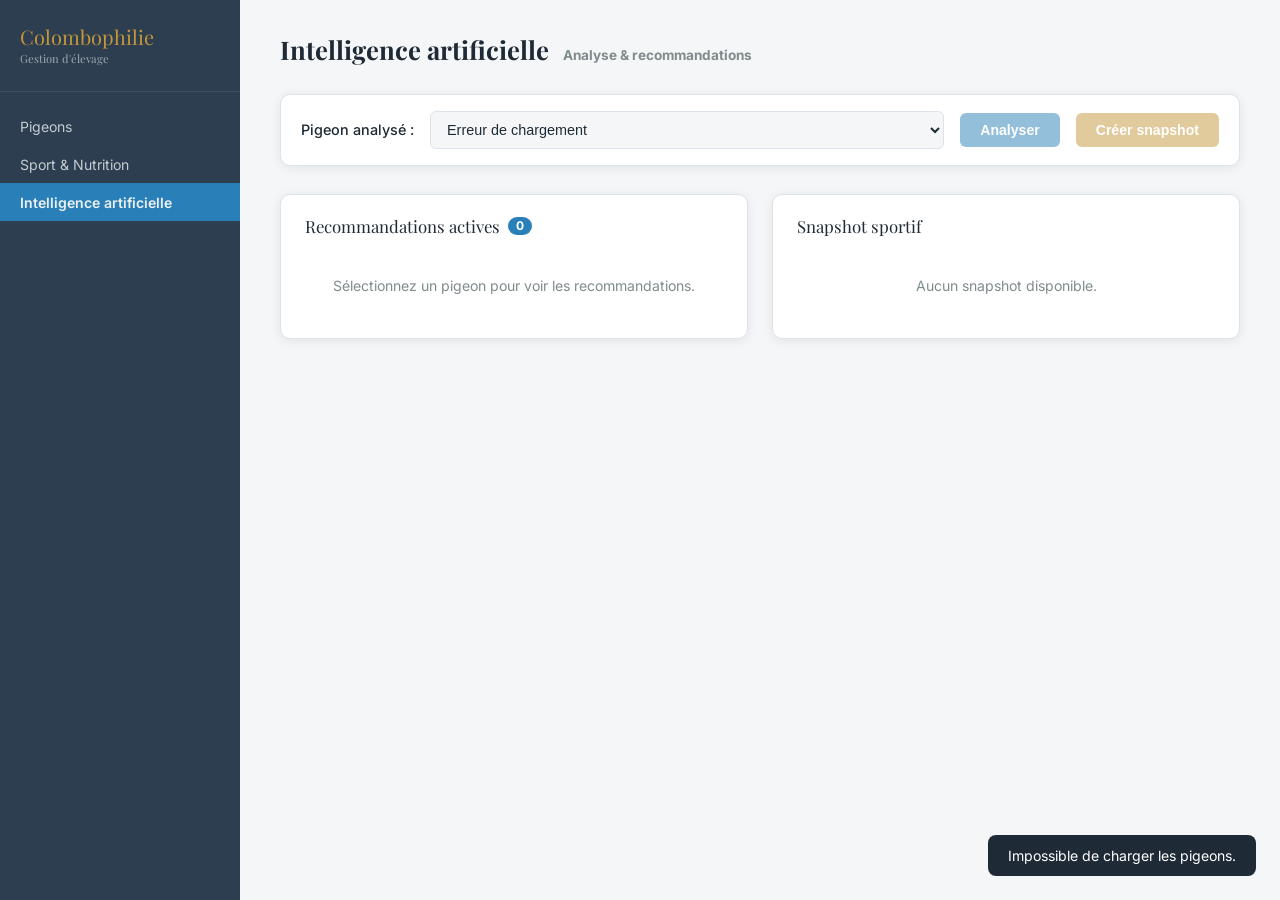
<file: frontend/ai_widget.html>
<!DOCTYPE html>
<html lang="fr">
<head>
  <meta charset="UTF-8">
  <meta name="viewport" content="width=device-width, initial-scale=1.0">
  <title>Colombophilie – Tableau de bord IA</title>
  <link rel="preconnect" href="https://fonts.googleapis.com">
  <link href="https://fonts.googleapis.com/css2?family=Playfair+Display:wght@600&family=Inter:wght@300;400;500;600&display=swap" rel="stylesheet">
  <style>
    /* ── Variables & Reset ──────────────────────────────────────────────── */
    :root {
      --sidebar-bg: #2C3E50;
      --sidebar-text: #ECF0F1;
      --sidebar-hover: #34495E;
      --sidebar-active: #2980B9;
      --accent: #2980B9;
      --accent-hover: #2471A3;
      --ocre: #C4963A;
      --bg: #F4F6F8;
      --bg-card: #FFFFFF;
      --text: #1E2A35;
      --text-light: #7F8C8D;
      --border: #DDE3EA;
      --success: #27AE60;
      --danger: #E74C3C;
      --warning: #F39C12;
      --info: #2980B9;
      --radius: 10px;
      --shadow: 0 2px 12px rgba(0,0,0,0.08);
      --sidebar-width: 240px;
    }
    *, *::before, *::after { box-sizing: border-box; margin: 0; padding: 0; }
    body {
      font-family: 'Inter', sans-serif;
      background: var(--bg);
      color: var(--text);
      display: flex;
      min-height: 100vh;
    }

    /* ── Sidebar ────────────────────────────────────────────────────────── */
    .sidebar {
      width: var(--sidebar-width);
      background: var(--sidebar-bg);
      color: var(--sidebar-text);
      display: flex;
      flex-direction: column;
      padding: 1.5rem 0;
      position: fixed;
      top: 0; left: 0; bottom: 0;
      z-index: 100;
    }
    .sidebar-logo {
      font-family: 'Playfair Display', serif;
      font-size: 1.25rem;
      color: var(--ocre);
      padding: 0 1.25rem 1.5rem;
      border-bottom: 1px solid rgba(255,255,255,0.08);
      line-height: 1.3;
    }
    .sidebar-logo span { display: block; font-size: 0.7rem; color: var(--sidebar-text); opacity: 0.6; margin-top: 2px; }
    .sidebar-nav { margin-top: 1rem; flex: 1; }
    .sidebar-nav a {
      display: flex; align-items: center; gap: 0.6rem;
      padding: 0.65rem 1.25rem;
      color: var(--sidebar-text); text-decoration: none;
      font-size: 0.88rem; opacity: 0.8;
      transition: background 0.2s, opacity 0.2s;
    }
    .sidebar-nav a:hover { background: var(--sidebar-hover); opacity: 1; }
    .sidebar-nav a.active { background: var(--sidebar-active); opacity: 1; font-weight: 600; }

    /* ── Contenu principal ──────────────────────────────────────────────── */
    .main {
      margin-left: var(--sidebar-width);
      flex: 1;
      padding: 2rem 2.5rem;
    }
    .page-header {
      display: flex;
      align-items: center;
      justify-content: space-between;
      margin-bottom: 1.75rem;
      flex-wrap: wrap;
      gap: 1rem;
    }
    .page-title {
      font-family: 'Playfair Display', serif;
      font-size: 1.6rem;
      color: var(--text);
    }
    .page-title small { font-family: 'Inter', sans-serif; font-size: 0.85rem; color: var(--text-light); margin-left: 0.5rem; }

    /* ── Sélecteur pigeon ───────────────────────────────────────────────── */
    .pigeon-select-bar {
      display: flex;
      align-items: center;
      gap: 1rem;
      background: var(--bg-card);
      border: 1px solid var(--border);
      border-radius: var(--radius);
      padding: 1rem 1.25rem;
      margin-bottom: 1.75rem;
      box-shadow: var(--shadow);
      flex-wrap: wrap;
    }
    .pigeon-select-bar label { font-size: 0.9rem; font-weight: 500; color: var(--text); white-space: nowrap; }
    .pigeon-select-bar select {
      flex: 1;
      min-width: 200px;
      padding: 0.55rem 0.75rem;
      border: 1px solid var(--border);
      border-radius: 6px;
      font-size: 0.9rem;
      background: var(--bg);
      color: var(--text);
      cursor: pointer;
    }
    .btn {
      padding: 0.55rem 1.25rem;
      border: none;
      border-radius: 6px;
      font-size: 0.88rem;
      font-weight: 600;
      cursor: pointer;
      transition: background 0.2s, opacity 0.2s;
      white-space: nowrap;
    }
    .btn:disabled { opacity: 0.5; cursor: not-allowed; }
    .btn-primary { background: var(--accent); color: #fff; }
    .btn-primary:hover:not(:disabled) { background: var(--accent-hover); }
    .btn-ocre { background: var(--ocre); color: #fff; }
    .btn-ocre:hover:not(:disabled) { background: #b0852e; }

    /* ── Grille 2 colonnes ──────────────────────────────────────────────── */
    .grid-2 {
      display: grid;
      grid-template-columns: 1fr 1fr;
      gap: 1.5rem;
      margin-bottom: 1.5rem;
    }
    @media (max-width: 900px) { .grid-2 { grid-template-columns: 1fr; } }

    /* ── Card générique ─────────────────────────────────────────────────── */
    .card {
      background: var(--bg-card);
      border: 1px solid var(--border);
      border-radius: var(--radius);
      padding: 1.25rem 1.5rem;
      box-shadow: var(--shadow);
    }
    .card-title {
      font-family: 'Playfair Display', serif;
      font-size: 1.05rem;
      margin-bottom: 1rem;
      display: flex;
      align-items: center;
      gap: 0.5rem;
    }
    .card-title .badge-count {
      font-family: 'Inter', sans-serif;
      font-size: 0.75rem;
      font-weight: 700;
      background: var(--accent);
      color: #fff;
      border-radius: 12px;
      padding: 0.1rem 0.5rem;
    }

    /* ── Cards recommandations ──────────────────────────────────────────── */
    .rec-list { display: flex; flex-direction: column; gap: 0.75rem; }
    .rec-card {
      border-radius: 8px;
      padding: 0.85rem 1rem;
      border-left: 4px solid transparent;
      display: flex;
      flex-direction: column;
      gap: 0.35rem;
    }
    .rec-card.info    { background: #EBF5FB; border-color: var(--info); }
    .rec-card.warning { background: #FEF9E7; border-color: var(--warning); }
    .rec-card.critical { background: #FDEDEC; border-color: var(--danger); }
    .rec-header {
      display: flex;
      align-items: center;
      justify-content: space-between;
      gap: 0.5rem;
      flex-wrap: wrap;
    }
    .rec-title { font-weight: 600; font-size: 0.9rem; }
    .rec-badge {
      font-size: 0.7rem;
      font-weight: 700;
      padding: 0.15rem 0.55rem;
      border-radius: 10px;
      text-transform: uppercase;
      letter-spacing: 0.04em;
      white-space: nowrap;
    }
    .rec-badge.info    { background: var(--info); color: #fff; }
    .rec-badge.warning { background: var(--warning); color: #fff; }
    .rec-badge.critical { background: var(--danger); color: #fff; }
    .rec-message { font-size: 0.84rem; color: var(--text); opacity: 0.85; line-height: 1.5; }
    .rec-meta { display: flex; align-items: center; justify-content: space-between; margin-top: 0.25rem; }
    .rec-type { font-size: 0.75rem; color: var(--text-light); font-style: italic; }
    .btn-resolve {
      font-size: 0.72rem;
      padding: 0.2rem 0.65rem;
      background: transparent;
      border: 1px solid currentColor;
      border-radius: 5px;
      cursor: pointer;
      color: var(--text-light);
      transition: background 0.15s;
    }
    .btn-resolve:hover { background: rgba(0,0,0,0.05); }
    .empty-state {
      text-align: center;
      color: var(--text-light);
      font-size: 0.88rem;
      padding: 1.5rem 0;
    }

    /* ── Snapshot / indices ─────────────────────────────────────────────── */
    .indices-grid { display: grid; grid-template-columns: repeat(3, 1fr); gap: 1rem; }
    @media (max-width: 600px) { .indices-grid { grid-template-columns: 1fr 1fr; } }
    .index-block {
      background: var(--bg);
      border-radius: 8px;
      padding: 0.9rem 1rem;
      text-align: center;
    }
    .index-label { font-size: 0.75rem; color: var(--text-light); margin-bottom: 0.4rem; text-transform: uppercase; letter-spacing: 0.05em; }
    .index-value { font-size: 1.6rem; font-weight: 700; line-height: 1; }
    .index-value.good { color: var(--success); }
    .index-value.medium { color: var(--warning); }
    .index-value.poor { color: var(--danger); }
    .index-bar-wrap { height: 6px; background: var(--border); border-radius: 3px; margin-top: 0.5rem; }
    .index-bar { height: 6px; border-radius: 3px; transition: width 0.4s ease; }

    .performance-label {
      display: inline-block;
      margin-top: 1rem;
      padding: 0.4rem 1rem;
      border-radius: 20px;
      font-weight: 700;
      font-size: 0.9rem;
      text-transform: uppercase;
      letter-spacing: 0.05em;
    }
    .performance-label.excellent { background: #D5F5E3; color: #1E8449; }
    .performance-label.good      { background: #D6EAF8; color: #1A5276; }
    .performance-label.average   { background: #FEF9E7; color: #9A7D0A; }
    .performance-label.poor      { background: #FDEDEC; color: #922B21; }

    .snapshot-meta { font-size: 0.8rem; color: var(--text-light); margin-top: 0.5rem; }

    /* ── Loader ─────────────────────────────────────────────────────────── */
    .spinner {
      display: inline-block;
      width: 18px; height: 18px;
      border: 3px solid rgba(0,0,0,0.15);
      border-top-color: var(--accent);
      border-radius: 50%;
      animation: spin 0.7s linear infinite;
      vertical-align: middle;
      margin-right: 0.4rem;
    }
    @keyframes spin { to { transform: rotate(360deg); } }

    .toast {
      position: fixed;
      bottom: 1.5rem;
      right: 1.5rem;
      background: var(--text);
      color: #fff;
      padding: 0.75rem 1.25rem;
      border-radius: 8px;
      font-size: 0.88rem;
      z-index: 9999;
      opacity: 0;
      transform: translateY(10px);
      transition: opacity 0.3s, transform 0.3s;
      pointer-events: none;
    }
    .toast.show { opacity: 1; transform: translateY(0); }
  </style>
</head>
<body>

<!-- ── Sidebar ─────────────────────────────────────────────────────────────── -->
<aside class="sidebar">
  <div class="sidebar-logo">
    Colombophilie
    <span>Gestion d'élevage</span>
  </div>
  <nav class="sidebar-nav">
    <a href="index.html">Pigeons</a>
    <a href="/sport/">Sport & Nutrition</a>
    <a href="ai_widget.html" class="active">Intelligence artificielle</a>
  </nav>
</aside>

<!-- ── Contenu principal ───────────────────────────────────────────────────── -->
<main class="main">
  <div class="page-header">
    <h1 class="page-title">Intelligence artificielle <small>Analyse & recommandations</small></h1>
  </div>

  <!-- Sélecteur de pigeon -->
  <div class="pigeon-select-bar">
    <label for="pigeon-select">Pigeon analysé :</label>
    <select id="pigeon-select">
      <option value="">-- Chargement des pigeons... --</option>
    </select>
    <button class="btn btn-primary" id="btn-analyze" disabled>
      Analyser
    </button>
    <button class="btn btn-ocre" id="btn-snapshot" disabled>
      Créer snapshot
    </button>
  </div>

  <!-- Grille principale -->
  <div class="grid-2">

    <!-- Recommandations actives -->
    <div class="card">
      <div class="card-title">
        Recommandations actives
        <span class="badge-count" id="rec-count">0</span>
      </div>
      <div class="rec-list" id="rec-list">
        <p class="empty-state">Sélectionnez un pigeon pour voir les recommandations.</p>
      </div>
    </div>

    <!-- Snapshot sportif -->
    <div class="card">
      <div class="card-title">Snapshot sportif</div>
      <div id="snapshot-block">
        <p class="empty-state">Aucun snapshot disponible.</p>
      </div>
    </div>

  </div>
</main>

<!-- Toast notification -->
<div class="toast" id="toast"></div>

<script>
  // ── Configuration ──────────────────────────────────────────────────────────
  const API = 'http://localhost:8000/api';

  // ── Éléments DOM ──────────────────────────────────────────────────────────
  const pigeonSelect = document.getElementById('pigeon-select');
  const btnAnalyze   = document.getElementById('btn-analyze');
  const btnSnapshot  = document.getElementById('btn-snapshot');
  const recList      = document.getElementById('rec-list');
  const recCount     = document.getElementById('rec-count');
  const snapshotBlock = document.getElementById('snapshot-block');
  const toastEl      = document.getElementById('toast');

  // ── Toast ──────────────────────────────────────────────────────────────────
  function showToast(msg, duration = 3000) {
    toastEl.textContent = msg;
    toastEl.classList.add('show');
    setTimeout(() => toastEl.classList.remove('show'), duration);
  }

  // ── Chargement des pigeons ─────────────────────────────────────────────────
  async function loadPigeons() {
    try {
      const res = await fetch(`${API}/pigeons/`);
      if (!res.ok) throw new Error(`HTTP ${res.status}`);
      const pigeons = await res.json();

      pigeonSelect.innerHTML = '<option value="">-- Sélectionner un pigeon --</option>';
      pigeons.forEach(p => {
        const opt = document.createElement('option');
        opt.value = p.id;
        opt.textContent = `${p.id}${p.name ? ' — ' + p.name : ''}`;
        pigeonSelect.appendChild(opt);
      });
    } catch (e) {
      pigeonSelect.innerHTML = '<option value="">Erreur de chargement</option>';
      showToast('Impossible de charger les pigeons.');
    }
  }

  // ── Changement de pigeon ───────────────────────────────────────────────────
  pigeonSelect.addEventListener('change', () => {
    const id = pigeonSelect.value;
    btnAnalyze.disabled  = !id;
    btnSnapshot.disabled = !id;
    if (id) {
      loadDashboard(id);
    } else {
      resetUI();
    }
  });

  function resetUI() {
    recList.innerHTML = '<p class="empty-state">Sélectionnez un pigeon pour voir les recommandations.</p>';
    recCount.textContent = '0';
    snapshotBlock.innerHTML = '<p class="empty-state">Aucun snapshot disponible.</p>';
  }

  // ── Chargement tableau de bord ─────────────────────────────────────────────
  async function loadDashboard(pigeonId) {
    recList.innerHTML = '<p class="empty-state"><span class="spinner"></span>Chargement...</p>';
    snapshotBlock.innerHTML = '<p class="empty-state"><span class="spinner"></span>Chargement...</p>';

    try {
      const res = await fetch(`${API}/ai/dashboard/${encodeURIComponent(pigeonId)}`);
      if (!res.ok) throw new Error(`HTTP ${res.status}`);
      const data = await res.json();
      renderRecommendations(data.active_recommendations);
      renderSnapshot(data.latest_snapshot, data.performance_label);
    } catch (e) {
      recList.innerHTML = '<p class="empty-state">Erreur lors du chargement du tableau de bord.</p>';
      snapshotBlock.innerHTML = '<p class="empty-state">Erreur de chargement.</p>';
    }
  }

  // ── Rendu recommandations ──────────────────────────────────────────────────
  function renderRecommendations(recs) {
    recCount.textContent = recs.length;

    if (recs.length === 0) {
      recList.innerHTML = '<p class="empty-state">Aucune recommandation active. Tout semble en ordre.</p>';
      return;
    }

    // Trier : critical d'abord, puis warning, puis info
    const ordre = { critical: 0, warning: 1, info: 2 };
    recs.sort((a, b) => (ordre[a.severity] ?? 3) - (ordre[b.severity] ?? 3));

    recList.innerHTML = '';
    recs.forEach(rec => {
      const card = document.createElement('div');
      card.className = `rec-card ${rec.severity}`;
      card.innerHTML = `
        <div class="rec-header">
          <span class="rec-title">${escHtml(rec.title)}</span>
          <span class="rec-badge ${rec.severity}">${labelSeverite(rec.severity)}</span>
        </div>
        <div class="rec-message">${escHtml(rec.message)}</div>
        <div class="rec-meta">
          <span class="rec-type">${escHtml(rec.recommendation_type.replace(/_/g, ' '))}</span>
          <button class="btn-resolve" data-id="${rec.id}">Marquer résolu</button>
        </div>
      `;
      recList.appendChild(card);
    });

    // Gestionnaire "résoudre"
    recList.querySelectorAll('.btn-resolve').forEach(btn => {
      btn.addEventListener('click', async () => {
        const id = btn.dataset.id;
        btn.disabled = true;
        btn.textContent = 'En cours...';
        try {
          const res = await fetch(`${API}/ai/recommendations/${id}/resolve`, { method: 'PUT' });
          if (res.ok) {
            showToast('Recommandation marquée comme résolue.');
            loadDashboard(pigeonSelect.value);
          } else {
            showToast('Erreur lors de la résolution.');
            btn.disabled = false;
            btn.textContent = 'Marquer résolu';
          }
        } catch {
          showToast('Erreur réseau.');
          btn.disabled = false;
          btn.textContent = 'Marquer résolu';
        }
      });
    });
  }

  // ── Rendu snapshot ─────────────────────────────────────────────────────────
  function renderSnapshot(snapshot, performanceLabel) {
    if (!snapshot) {
      snapshotBlock.innerHTML = `
        <p class="empty-state">Aucun snapshot disponible.<br>
        Cliquez sur <strong>Créer snapshot</strong> pour en générer un.</p>`;
      return;
    }

    const ri = snapshot.recovery_index;
    const ci = snapshot.condition_index;
    const rg = snapshot.regularity_index;

    snapshotBlock.innerHTML = `
      <div class="indices-grid">
        ${renderIndex('Récupération', ri)}
        ${renderIndex('Condition', ci)}
        ${renderIndex('Régularité', rg)}
        ${renderIndexSimple('Séances 7j', snapshot.training_load_7d, '')}
        ${renderIndexSimple('Séances 30j', snapshot.training_load_30d, '')}
        ${renderIndexSimple('Temp. moy.', snapshot.average_temperature, '°C')}
      </div>
      ${performanceLabel ? `<div style="text-align:center">
        <span class="performance-label ${performanceLabel}">${labelPerf(performanceLabel)}</span>
      </div>` : ''}
      <p class="snapshot-meta">Snapshot du ${formatDate(snapshot.snapshot_date)}</p>
    `;
  }

  function renderIndex(label, value) {
    if (value == null) return renderIndexSimple(label, null, '');
    const pct = Math.round(Math.min(Math.max(value, 0), 100));
    const cls = pct >= 70 ? 'good' : pct >= 45 ? 'medium' : 'poor';
    const couleur = pct >= 70 ? '#27AE60' : pct >= 45 ? '#F39C12' : '#E74C3C';
    return `
      <div class="index-block">
        <div class="index-label">${label}</div>
        <div class="index-value ${cls}">${pct}</div>
        <div class="index-bar-wrap">
          <div class="index-bar" style="width:${pct}%;background:${couleur}"></div>
        </div>
      </div>`;
  }

  function renderIndexSimple(label, value, unit) {
    const display = value != null ? `${parseFloat(value).toFixed(1)}${unit}` : '—';
    return `
      <div class="index-block">
        <div class="index-label">${label}</div>
        <div class="index-value" style="font-size:1.2rem;color:#2C3E50">${display}</div>
      </div>`;
  }

  // ── Analyser (générer recommandations) ────────────────────────────────────
  btnAnalyze.addEventListener('click', async () => {
    const id = pigeonSelect.value;
    if (!id) return;
    btnAnalyze.disabled = true;
    btnAnalyze.innerHTML = '<span class="spinner"></span>Analyse...';

    try {
      // Contexte minimal — les données réelles peuvent être enrichies
      const ctx = {};
      const res = await fetch(`${API}/ai/recommendations/${encodeURIComponent(id)}/generate`, {
        method: 'POST',
        headers: { 'Content-Type': 'application/json' },
        body: JSON.stringify(ctx),
      });
      if (res.ok) {
        showToast('Analyse terminée, recommandations mises à jour.');
        loadDashboard(id);
      } else {
        const err = await res.json().catch(() => ({}));
        showToast(`Erreur : ${err.detail || res.status}`);
      }
    } catch {
      showToast('Erreur réseau lors de l\'analyse.');
    } finally {
      btnAnalyze.disabled = false;
      btnAnalyze.textContent = 'Analyser';
    }
  });

  // ── Créer snapshot ─────────────────────────────────────────────────────────
  btnSnapshot.addEventListener('click', async () => {
    const id = pigeonSelect.value;
    if (!id) return;
    btnSnapshot.disabled = true;
    btnSnapshot.innerHTML = '<span class="spinner"></span>Création...';

    try {
      const res = await fetch(`${API}/ai/snapshots/${encodeURIComponent(id)}/build`, { method: 'POST' });
      if (res.ok) {
        showToast('Snapshot créé avec succès.');
        loadDashboard(id);
      } else {
        const err = await res.json().catch(() => ({}));
        showToast(`Erreur : ${err.detail || res.status}`);
      }
    } catch {
      showToast('Erreur réseau lors de la création du snapshot.');
    } finally {
      btnSnapshot.disabled = false;
      btnSnapshot.textContent = 'Créer snapshot';
    }
  });

  // ── Utilitaires ────────────────────────────────────────────────────────────
  function escHtml(str) {
    return String(str)
      .replace(/&/g, '&amp;')
      .replace(/</g, '&lt;')
      .replace(/>/g, '&gt;')
      .replace(/"/g, '&quot;');
  }

  function labelSeverite(sev) {
    return { info: 'Info', warning: 'Avertissement', critical: 'Critique' }[sev] || sev;
  }

  function labelPerf(label) {
    return { excellent: 'Excellent', good: 'Bon', average: 'Moyen', poor: 'Faible' }[label] || label;
  }

  function formatDate(isoDate) {
    if (!isoDate) return '—';
    const [y, m, d] = isoDate.split('-');
    return `${d}/${m}/${y}`;
  }

  // ── Initialisation ─────────────────────────────────────────────────────────
  loadPigeons();
</script>
</body>
</html>
</file>
